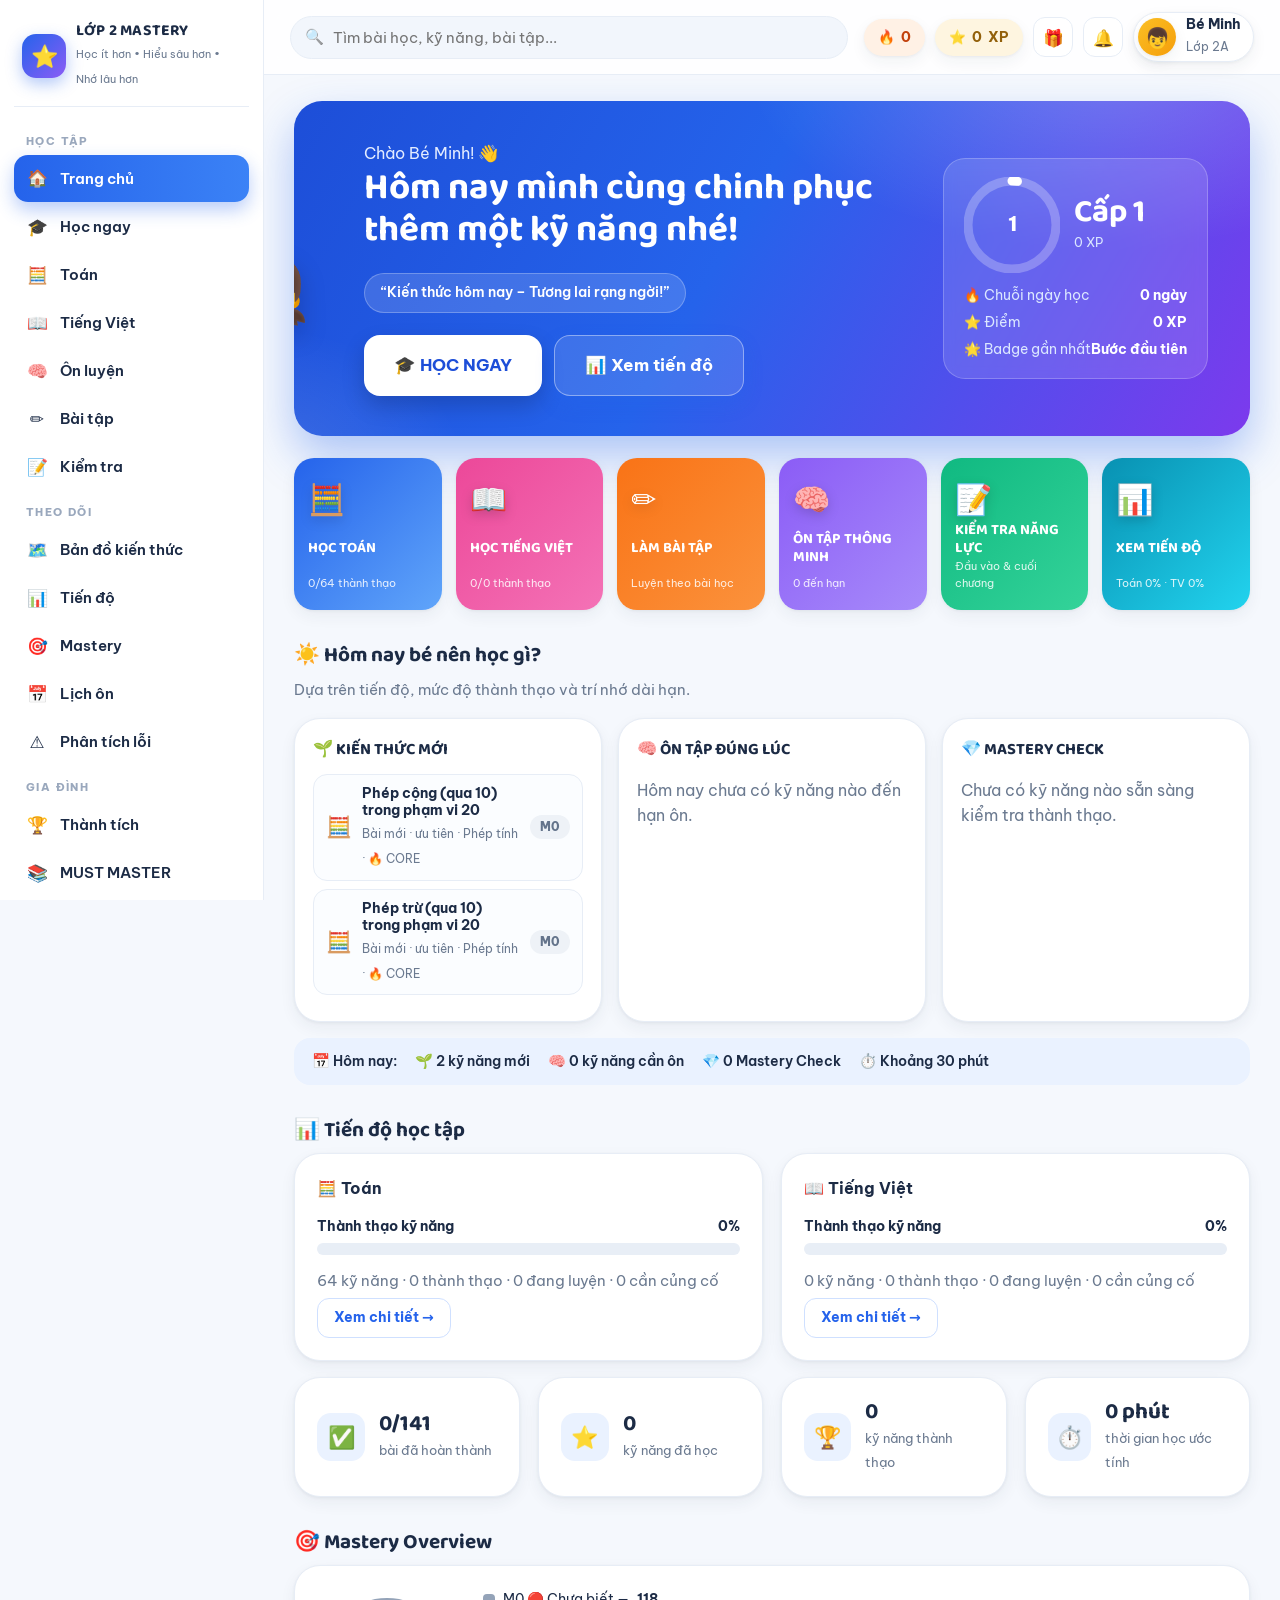
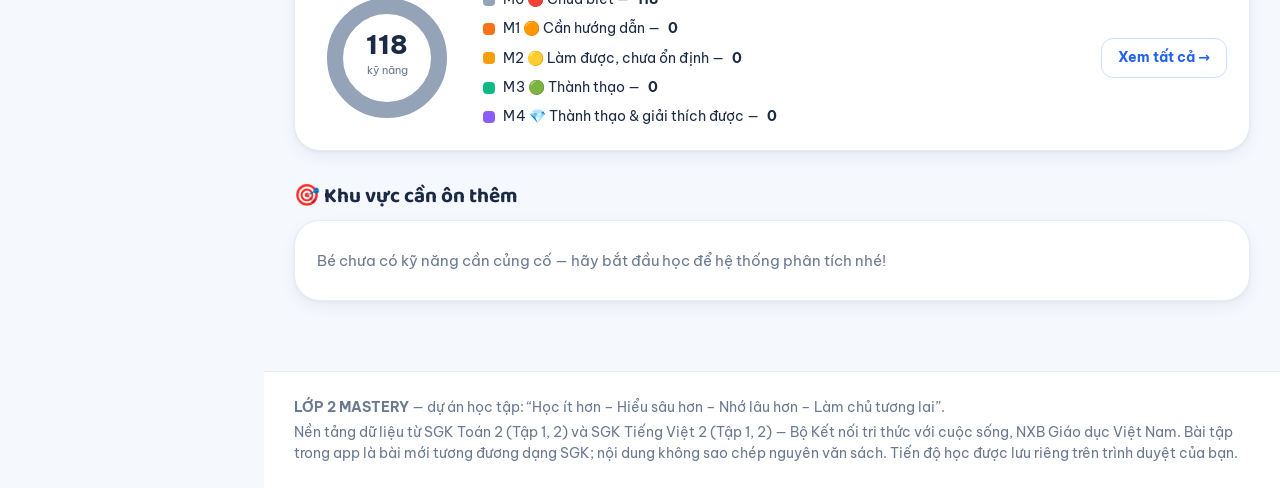
<file: index.html>
<!DOCTYPE html>
<html lang="vi">
<head>
<meta charset="UTF-8">
<meta name="viewport" content="width=device-width, initial-scale=1.0">
<title>Lớp 2 Mastery — Học ít hơn · Hiểu sâu hơn · Nhớ lâu hơn</title>
<meta name="description" content="Ứng dụng học online cho học sinh lớp 2: Toán và Tiếng Việt theo năng lực, mastery learning, spaced repetition, bản đồ kiến thức và phân tích lỗi — xây dựng từ 4 bộ SGK chương trình mới.">
<link rel="preconnect" href="https://fonts.googleapis.com">
<link rel="preconnect" href="https://fonts.gstatic.com" crossorigin>
<link href="https://fonts.googleapis.com/css2?family=Be+Vietnam+Pro:wght@400;500;600;700;800&family=Baloo+2:wght@600;700;800&display=swap" rel="stylesheet">
<link rel="icon" href="data:image/svg+xml,<svg xmlns='http://www.w3.org/2000/svg' viewBox='0 0 100 100'><circle cx='50' cy='50' r='48' fill='%232563eb'/><text x='50' y='66' font-size='46' text-anchor='middle' fill='white' font-family='Arial'>2</text></svg>">
<link rel="stylesheet" href="css/style.css">
</head>
<body>
<div class="shell">
  <aside class="sidebar" id="sidebar">
    <a class="side-brand" href="#/">
      <span class="logo">⭐</span>
      <span class="brand-text"><b>LỚP 2 MASTERY</b><small>Học ít hơn • Hiểu sâu hơn • Nhớ lâu hơn</small></span>
    </a>
    <nav class="side-nav" id="sideNav"></nav>
    <div class="side-profile">
      <span class="avatar" id="sideAvatar">👦</span>
      <span><b id="sideName">Bé Minh</b><small id="sideClass">Lớp 2A</small></span>
    </div>
  </aside>
  <div class="main-col">
    <header class="topbar">
      <div class="top-search" id="searchBox">
        <span class="search-icon">🔍</span>
        <input id="searchInput" type="search" placeholder="Tìm bài học, kỹ năng, bài tập..." autocomplete="off">
        <div class="search-results" id="searchResults" hidden></div>
      </div>
      <div class="top-right">
        <span class="pill streak" title="Chuỗi ngày học liên tục">🔥 <b id="streakNum">0</b></span>
        <span class="pill xp" title="Điểm kinh nghiệm">⭐ <b id="xpNum">0</b> XP</span>
        <button class="icon-btn" id="rewardBtn" title="Phần thưởng">🎁</button>
        <button class="icon-btn" id="notifBtn" title="Thông báo">🔔<span class="dot" id="notifDot" hidden></span></button>
        <div class="top-profile">
          <span class="avatar" id="topAvatar">👦</span>
          <span class="tp-text"><b id="topName">Bé Minh</b><small id="topClass">Lớp 2A</small></span>
        </div>
      </div>
    </header>
    <main id="app" class="app"></main>
    <footer class="app-footer">
      <p><b>LỚP 2 MASTERY</b> — dự án học tập: “Học ít hơn – Hiểu sâu hơn – Nhớ lâu hơn – Làm chủ tương lai”.</p>
      <p class="muted small">Nền tảng dữ liệu từ SGK Toán 2 (Tập 1, 2) và SGK Tiếng Việt 2 (Tập 1, 2) — Bộ Kết nối tri thức với cuộc sống, NXB Giáo dục Việt Nam. Bài tập trong app là bài mới tương đương dạng SGK; nội dung không sao chép nguyên văn sách. Tiến độ học được lưu riêng trên trình duyệt của bạn.</p>
    </footer>
  </div>
</div>
<nav class="bottom-nav" id="bottomNav"></nav>
<div class="modal" id="modal" hidden>
  <div class="modal-backdrop" data-close="1"></div>
  <div class="modal-card" id="modalCard"></div>
</div>
<script src="js/app.js"></script>
<script src="js/views.js"></script>
<script src="js/learn.js"></script>
</body>
</html>
</file>
<file: css/style.css>
/* ============ LỚP 2 MASTERY — design system ============ */
:root{
  --blue:#2563eb; --blue-2:#3b82f6; --blue-soft:#eaf2ff;
  --pink:#ec4899; --pink-soft:#fdeef6;
  --green:#10b981; --green-soft:#e5f9f1;
  --purple:#8b5cf6; --purple-soft:#f1ecfe;
  --orange:#f97316; --orange-soft:#fff1e5;
  --yellow:#f59e0b; --yellow-soft:#fef5e0;
  --red:#ef4444; --red-soft:#fdeaea;
  --ink:#1c2b45; --muted:#6b7a90; --line:#e7edf6;
  --bg:#f5f8fd; --surface:#ffffff;
  --r:20px; --r-lg:26px;
  --shadow:0 2px 6px rgba(28,43,69,.05),0 14px 34px rgba(28,43,69,.08);
  --shadow-sm:0 1px 3px rgba(28,43,69,.06),0 6px 16px rgba(28,43,69,.06);
}
*{box-sizing:border-box}
html,body{margin:0;padding:0}
body{font-family:"Be Vietnam Pro","Nunito","Segoe UI",system-ui,sans-serif;background:var(--bg);color:var(--ink);font-size:16px;line-height:1.55}
a{color:inherit;text-decoration:none}
button{font-family:inherit}
.muted{color:var(--muted)} .small{font-size:.85rem} .b{font-weight:700}

/* ---------- shell ---------- */
.shell{display:flex;min-height:100vh}
.sidebar{width:264px;flex:0 0 264px;background:#fff;border-right:1px solid var(--line);display:flex;flex-direction:column;position:sticky;top:0;height:100vh;overflow-y:auto;padding:18px 14px 14px;z-index:60}
.side-brand{display:flex;align-items:center;gap:10px;padding:4px 8px 16px;border-bottom:1px solid var(--line);margin-bottom:12px}
.logo{width:44px;height:44px;flex:0 0 44px;border-radius:14px;background:linear-gradient(135deg,#2563eb,#8b5cf6);display:flex;align-items:center;justify-content:center;font-size:22px;box-shadow:0 6px 16px rgba(37,99,235,.35)}
.brand-text b{display:block;font-family:"Baloo 2","Be Vietnam Pro",sans-serif;font-size:.98rem;line-height:1.15;letter-spacing:.2px}
.brand-text small{color:var(--muted);font-size:.68rem}
.nav-group{margin:6px 0 14px}
.nav-group-title{display:block;font-size:.68rem;font-weight:800;letter-spacing:1.4px;color:#9aa8bd;text-transform:uppercase;padding:0 12px;margin:14px 0 6px}
.side-nav a{display:flex;align-items:center;gap:12px;padding:10px 12px;border-radius:14px;color:var(--ink);font-weight:600;font-size:.93rem;margin:2px 0;transition:background .18s,transform .18s}
.side-nav a:hover{background:var(--bg);transform:translateX(2px)}
.side-nav a.active{background:linear-gradient(90deg,#2563eb,#3b82f6);color:#fff;box-shadow:0 8px 18px rgba(37,99,235,.32)}
.nav-ico{font-size:1.05rem;width:22px;text-align:center}
.side-profile{margin-top:auto;display:flex;align-items:center;gap:10px;padding:12px;border-radius:16px;background:var(--bg)}
.side-profile b{display:block;font-size:.9rem} .side-profile small{color:var(--muted);font-size:.75rem}
.avatar{width:38px;height:38px;border-radius:50%;background:linear-gradient(135deg,#fbbf24,#f59e0b);display:inline-flex;align-items:center;justify-content:center;font-size:20px;flex:0 0 38px;box-shadow:var(--shadow-sm)}
.main-col{flex:1;min-width:0;display:flex;flex-direction:column}

/* ---------- topbar ---------- */
.topbar{position:sticky;top:0;z-index:50;display:flex;align-items:center;gap:16px;padding:12px 26px;background:rgba(255,255,255,.86);backdrop-filter:blur(10px);border-bottom:1px solid var(--line)}
.top-search{position:relative;flex:1;max-width:560px}
.top-search input{width:100%;border:1.5px solid var(--line);background:#f2f6fc;border-radius:999px;padding:11px 18px 11px 42px;font-family:inherit;font-size:.95rem;outline:none;transition:border .2s,background .2s}
.top-search input:focus{border-color:var(--blue-2);background:#fff;box-shadow:0 0 0 4px rgba(59,130,246,.12)}
.search-icon{position:absolute;left:15px;top:50%;transform:translateY(-50%);font-size:.95rem;opacity:.6}
.search-results{position:absolute;top:calc(100% + 8px);left:0;right:0;background:#fff;border:1px solid var(--line);border-radius:18px;box-shadow:var(--shadow);padding:8px;z-index:80;max-height:340px;overflow:auto}
.search-results a{display:flex;gap:10px;padding:10px 12px;border-radius:12px;align-items:center}
.search-results a:hover{background:var(--blue-soft)}
.search-results b{display:block;font-size:.92rem} .search-results small{color:var(--muted);font-size:.78rem}
.no-result{padding:12px;color:var(--muted);font-size:.9rem}
.top-right{margin-left:auto;display:flex;align-items:center;gap:10px}
.pill{display:inline-flex;align-items:center;gap:6px;padding:8px 14px;border-radius:999px;font-size:.85rem;font-weight:700;box-shadow:var(--shadow-sm)}
.pill.streak{background:var(--orange-soft);color:#c2410c}
.pill.xp{background:var(--yellow-soft);color:#92600a}
.icon-btn{border:0;background:#fff;border:1px solid var(--line);width:40px;height:40px;border-radius:12px;font-size:1.05rem;cursor:pointer;position:relative;transition:transform .15s}
.icon-btn:hover{transform:translateY(-2px);box-shadow:var(--shadow-sm)}
.icon-btn .dot{position:absolute;top:7px;right:8px;width:9px;height:9px;border-radius:50%;background:var(--red);border:2px solid #fff}
.top-profile{display:flex;align-items:center;gap:10px;padding:4px 12px 4px 4px;border:1px solid var(--line);border-radius:999px;background:#fff;box-shadow:var(--shadow-sm)}
.tp-text b{display:block;font-size:.85rem;line-height:1.15} .tp-text small{color:var(--muted);font-size:.72rem}

/* ---------- app ---------- */
.app{flex:1;width:100%;max-width:1440px;margin:0 auto;padding:26px 30px 70px}
.app-footer{border-top:1px solid var(--line);background:#fff;padding:20px 30px;color:var(--muted);font-size:.9rem}
.app-footer p{margin:4px 0}
.loading{display:flex;align-items:center;justify-content:center;gap:12px;padding:80px 0;color:var(--muted);font-weight:600}
.spinner{width:26px;height:26px;border:3px solid var(--blue-soft);border-top-color:var(--blue);border-radius:50%;animation:spin .8s linear infinite}
@keyframes spin{to{transform:rotate(360deg)}}
.notice{background:var(--yellow-soft);border:1px solid #fde68a;color:#92600a;border-radius:16px;padding:16px 20px;font-weight:600}

/* ---------- common ---------- */
.grid{display:grid;gap:18px}
.cols-2{grid-template-columns:repeat(2,1fr)} .cols-3{grid-template-columns:repeat(3,1fr)} .cols-4{grid-template-columns:repeat(4,1fr)}
.card{background:var(--surface);border:1px solid var(--line);border-radius:var(--r-lg);padding:22px;box-shadow:var(--shadow-sm)}
.card h2{font-family:"Baloo 2",sans-serif;font-size:1.15rem;margin:0 0 10px}
.card h3{font-size:1rem;margin:0 0 8px}
.card p{margin:6px 0;color:var(--muted);font-size:.93rem}
.section{margin-top:30px}
.section>h2,.section>h3{font-family:"Baloo 2",sans-serif;font-size:1.3rem;margin:0 0 6px}
.section>.sub{color:var(--muted);margin:0 0 16px;font-size:.92rem}
.btn{display:inline-flex;align-items:center;justify-content:center;gap:8px;background:linear-gradient(135deg,#2563eb,#3b82f6);color:#fff;border:0;border-radius:14px;padding:12px 22px;font-size:.97rem;font-weight:700;cursor:pointer;box-shadow:0 8px 18px rgba(37,99,235,.28);transition:transform .15s,box-shadow .15s;text-decoration:none}
.btn:hover{transform:translateY(-2px);box-shadow:0 12px 22px rgba(37,99,235,.34)}
.btn:active{transform:translateY(0)}
.btn.ghost{background:#fff;color:var(--blue);border:1.5px solid #cfe0ff;box-shadow:none}
.btn.ghost:hover{background:var(--blue-soft);box-shadow:var(--shadow-sm)}
.btn.pink{background:linear-gradient(135deg,#ec4899,#f472b6);box-shadow:0 8px 18px rgba(236,72,153,.28)}
.btn.green{background:linear-gradient(135deg,#10b981,#34d399);box-shadow:0 8px 18px rgba(16,185,129,.28)}
.btn.purple{background:linear-gradient(135deg,#8b5cf6,#a78bfa);box-shadow:0 8px 18px rgba(139,92,246,.28)}
.btn.orange{background:linear-gradient(135deg,#f97316,#fb923c);box-shadow:0 8px 18px rgba(249,115,22,.28)}
.btn.big{font-size:1.08rem;padding:16px 30px;border-radius:16px}
.btn.small{padding:8px 16px;font-size:.88rem;border-radius:12px}
.btn:disabled{opacity:.55;cursor:not-allowed;transform:none}
.btn-row{display:flex;gap:12px;flex-wrap:wrap;margin-top:16px;align-items:center}
.badge{display:inline-flex;align-items:center;gap:4px;padding:3px 10px;border-radius:999px;font-size:.72rem;font-weight:800}
.badge.A{background:var(--red-soft);color:#b91c1c}
.badge.B{background:var(--orange-soft);color:#c2410c}
.badge.C{background:var(--blue-soft);color:var(--blue)}
.badge.D{background:#eef2f7;color:#64748b}
.badge.G3{background:var(--purple-soft);color:var(--purple)}
.badge.CORE{background:var(--red-soft);color:#b91c1c}
.badge.mastery0{background:#eef2f7;color:#64748b}
.badge.mastery1{background:var(--orange-soft);color:#c2410c}
.badge.mastery2{background:var(--yellow-soft);color:#92600a}
.badge.mastery3{background:var(--green-soft);color:#047857}
.badge.mastery4{background:var(--purple-soft);color:var(--purple)}
.tabs{display:flex;gap:8px;margin-bottom:18px;flex-wrap:wrap}
.tabs button,.tabs a{border:1.5px solid var(--line);background:#fff;border-radius:999px;padding:9px 18px;cursor:pointer;font-family:inherit;font-size:.92rem;font-weight:600;color:var(--ink)}
.tabs .active{background:var(--blue);color:#fff;border-color:var(--blue)}
.progress{height:12px;border-radius:999px;background:#e8eef6;overflow:hidden}
.progress>span{display:block;height:100%;border-radius:999px;background:linear-gradient(90deg,#2563eb,#60a5fa);transition:width .6s ease}
.progress.pink>span{background:linear-gradient(90deg,#ec4899,#f9a8d4)}
.progress.green>span{background:linear-gradient(90deg,#10b981,#6ee7b7)}
.progress.orange>span{background:linear-gradient(90deg,#f97316,#fdba74)}
.progress.purple>span{background:linear-gradient(90deg,#8b5cf6,#c4b5fd)}

/* ---------- hero ---------- */
.hero{position:relative;overflow:hidden;border-radius:28px;background:linear-gradient(120deg,#1d4ed8 0%,#2563eb 45%,#7c3aed 100%);color:#fff;padding:40px 42px;box-shadow:0 20px 44px rgba(37,99,235,.35);display:flex;gap:28px;align-items:center;min-height:280px}
.hero::before{content:"";position:absolute;inset:0;background:radial-gradient(600px 300px at 85% -10%,rgba(255,255,255,.22),transparent 60%),radial-gradient(400px 260px at -5% 110%,rgba(255,255,255,.14),transparent 55%)}
.hero-left{position:relative;z-index:2;flex:1}
.hero h1{margin:0 0 8px;font-family:"Baloo 2",sans-serif;font-size:2.3rem;line-height:1.15}
.hero .greet{font-size:1.02rem;color:#e3ecff;margin:0}
.hero .quote{display:inline-block;margin-top:14px;background:rgba(255,255,255,.14);border:1px solid rgba(255,255,255,.25);padding:8px 16px;border-radius:999px;font-size:.88rem;font-weight:600}
.hero-ctas{display:flex;gap:12px;margin-top:22px;flex-wrap:wrap}
.hero .btn.white{background:#fff;color:#1d4ed8;box-shadow:0 10px 22px rgba(0,0,0,.18)}
.hero .btn.ghost-light{background:rgba(255,255,255,.12);color:#fff;border:1.5px solid rgba(255,255,255,.4)}
.hero-right{position:relative;z-index:2;background:rgba(255,255,255,.12);border:1px solid rgba(255,255,255,.22);backdrop-filter:blur(6px);border-radius:22px;padding:18px 20px;min-width:210px}
.level-ring{display:flex;align-items:center;gap:14px}
.hero-right b.lvl{font-family:"Baloo 2",sans-serif;font-size:2rem;display:block;line-height:1}
.hero-right small{color:#dbe7ff}
.hero-stats{margin-top:12px;display:flex;flex-direction:column;gap:6px}
.hero-stat{display:flex;justify-content:space-between;font-size:.85rem}
.hero-stat span{color:#dbe7ff}
.hero-scene{position:relative;z-index:1}
.float-emo{position:absolute;filter:drop-shadow(0 10px 12px rgba(0,0,0,.18));animation:floaty 5s ease-in-out infinite}
.f1{right:26px;top:-30px;font-size:64px;animation-delay:0s}
.f2{right:150px;top:18px;font-size:40px;animation-delay:1.2s}
.f3{right:60px;bottom:-34px;font-size:52px;animation-delay:.6s}
.f4{right:230px;bottom:-8px;font-size:30px;animation-delay:1.8s}
@keyframes floaty{0%,100%{transform:translateY(0) rotate(-3deg)}50%{transform:translateY(-14px) rotate(4deg)}}
@media(max-width:980px){.hero-right{display:none}.f3,.f4{display:none}}

/* ---------- quick actions ---------- */
.quick{display:grid;grid-template-columns:repeat(6,1fr);gap:14px;margin-top:22px}
.qa{position:relative;overflow:hidden;border-radius:20px;padding:18px 14px;color:#fff;box-shadow:var(--shadow-sm);transition:transform .18s,box-shadow .18s;min-height:118px;display:flex;flex-direction:column;justify-content:space-between}
.qa:hover{transform:translateY(-4px) rotate(-.4deg);box-shadow:var(--shadow)}
.qa .qa-ico{font-size:30px;filter:drop-shadow(0 4px 6px rgba(0,0,0,.15))}
.qa b{font-family:"Baloo 2",sans-serif;font-size:.92rem;line-height:1.2}
.qa small{font-size:.7rem;opacity:.85}
.qa.m1{background:linear-gradient(135deg,#2563eb,#60a5fa)} .qa.m2{background:linear-gradient(135deg,#ec4899,#f472b6)}
.qa.m3{background:linear-gradient(135deg,#f97316,#fb923c)} .qa.m4{background:linear-gradient(135deg,#8b5cf6,#a78bfa)}
.qa.m5{background:linear-gradient(135deg,#10b981,#34d399)} .qa.m6{background:linear-gradient(135deg,#0891b2,#22d3ee)}
@media(max-width:1100px){.quick{grid-template-columns:repeat(3,1fr)}}
@media(max-width:620px){.quick{grid-template-columns:repeat(2,1fr)}}

/* ---------- today plan ---------- */
.plan-grid{display:grid;grid-template-columns:repeat(3,1fr);gap:16px}
.plan-col{background:var(--surface);border:1px solid var(--line);border-radius:var(--r-lg);padding:18px;box-shadow:var(--shadow-sm)}
.plan-col>h3{display:flex;align-items:center;gap:8px;font-family:"Baloo 2",sans-serif;margin:0 0 12px;font-size:1.02rem}
.plan-item{display:flex;align-items:center;gap:10px;border:1px solid var(--line);border-radius:14px;padding:10px 12px;margin:8px 0;background:#fbfdff;transition:transform .15s}
.plan-item:hover{transform:translateX(3px)}
.plan-item .p-ico{font-size:1.3rem}
.plan-item b{display:block;font-size:.88rem;line-height:1.25}
.plan-item small{color:var(--muted);font-size:.75rem}
.plan-sum{grid-column:1/-1;display:flex;gap:18px;flex-wrap:wrap;align-items:center;background:var(--blue-soft);border-radius:16px;padding:12px 18px;font-size:.9rem;font-weight:600}
@media(max-width:1000px){.plan-grid{grid-template-columns:1fr}}

/* ---------- stats & progress ---------- */
.stat-card{display:flex;align-items:center;gap:14px}
.stat-card .s-ico{width:48px;height:48px;border-radius:14px;display:flex;align-items:center;justify-content:center;font-size:22px;background:var(--blue-soft)}
.stat-card b{display:block;font-family:"Baloo 2",sans-serif;font-size:1.4rem;line-height:1.1}
.stat-card small{color:var(--muted)}
.subj-progress{margin:14px 0}
.subj-progress .sp-head{display:flex;justify-content:space-between;font-weight:700;font-size:.9rem;margin-bottom:6px}

/* ---------- mastery donut ---------- */
.donut-wrap{display:flex;gap:26px;align-items:center;flex-wrap:wrap}
.legend{display:flex;flex-direction:column;gap:8px}
.legend .lg{display:flex;align-items:center;gap:8px;font-size:.86rem}
.lg .dot2{width:12px;height:12px;border-radius:4px}

/* ---------- risk list ---------- */
.risk-row{display:flex;align-items:center;gap:12px;border:1px solid var(--line);border-radius:16px;padding:12px 14px;margin:8px 0;background:#fff}
.risk-num{font-family:"Baloo 2",sans-serif;font-size:1.25rem;font-weight:800;width:52px;text-align:center}
.risk-row b{display:block;font-size:.92rem}
.risk-row small{color:var(--muted);font-size:.76rem}

/* ---------- domain cards ---------- */
.domain-grid{display:grid;grid-template-columns:repeat(2,1fr);gap:16px}
.domain-card{background:#fff;border:1px solid var(--line);border-radius:var(--r-lg);padding:20px;box-shadow:var(--shadow-sm);transition:transform .16s}
.domain-card:hover{transform:translateY(-3px)}
.domain-head{display:flex;align-items:center;gap:12px;margin-bottom:10px}
.domain-head .d-ico{width:46px;height:46px;border-radius:14px;display:flex;align-items:center;justify-content:center;font-size:22px}
.domain-head h3{margin:0;font-family:"Baloo 2",sans-serif}
.domain-head small{color:var(--muted)}
.domain-stats{display:flex;gap:14px;flex-wrap:wrap;font-size:.82rem;margin:10px 0}
.domain-stats span{padding:4px 10px;border-radius:999px;font-weight:700}
.skill-mini{display:flex;align-items:center;gap:8px;padding:7px 0;border-top:1px dashed var(--line);font-size:.87rem}
.skill-mini .nm{flex:1;min-width:0;overflow:hidden;text-overflow:ellipsis;white-space:nowrap}
@media(max-width:900px){.domain-grid{grid-template-columns:1fr}}

/* ---------- study flow ---------- */
.steps{display:flex;gap:6px;flex-wrap:wrap;margin-bottom:18px}
.step-dot{flex:1;min-width:44px;text-align:center}
.step-dot .sd{width:16px;height:16px;border-radius:50%;background:#dbe5f1;margin:0 auto 4px;border:3px solid #fff;box-shadow:0 0 0 2px #dbe5f1}
.step-dot.done .sd{background:var(--green);box-shadow:0 0 0 2px var(--green-soft)}
.step-dot.now .sd{background:var(--blue);box-shadow:0 0 0 4px var(--blue-soft);animation:pulse 1.4s infinite}
.step-dot span{font-size:.68rem;color:var(--muted);font-weight:700;display:block}
.step-dot.now span{color:var(--blue)}
@keyframes pulse{0%,100%{box-shadow:0 0 0 3px var(--blue-soft)}50%{box-shadow:0 0 0 7px rgba(59,130,246,.15)}}
.learn-card{background:#fff;border:1px solid var(--line);border-radius:var(--r-lg);padding:26px;box-shadow:var(--shadow-sm);max-width:780px;margin:0 auto}
.learn-card h2{font-family:"Baloo 2",sans-serif;margin:0 0 8px}
.block-demo{display:flex;gap:6px;flex-wrap:wrap;margin:14px 0}
.blk{min-width:34px;height:40px;border-radius:10px;display:inline-flex;align-items:center;justify-content:center;font-weight:800;color:#fff;box-shadow:0 4px 0 rgba(0,0,0,.12)}
.blk.a{background:var(--blue)} .blk.b{background:var(--orange)} .blk.r{background:var(--green)}
.step-box{border:1.5px dashed #c9d8f2;border-radius:14px;padding:12px 14px;margin:10px 0;background:#f8fbff}
.choice{border:1.5px solid var(--line);background:#fff;border-radius:14px;padding:12px 16px;margin:8px 0;cursor:pointer;font-family:inherit;font-size:.95rem;font-weight:600;text-align:left;width:100%;transition:border .15s,background .15s}
.choice:hover{border-color:var(--blue-2);background:var(--blue-soft)}
.choice.pick-ok{border-color:var(--green);background:var(--green-soft)}
.choice.pick-no{border-color:var(--red);background:var(--red-soft)}

/* ---------- quiz / practice ---------- */
.quiz-card{max-width:780px;margin:0 auto}
.quiz-top{display:flex;justify-content:space-between;gap:12px;align-items:center;flex-wrap:wrap;margin-bottom:12px}
.quiz-counter{font-family:"Baloo 2",sans-serif;font-weight:800;color:var(--blue);font-size:1.05rem}
.quiz-skill{display:flex;align-items:center;gap:8px;flex-wrap:wrap;font-size:.85rem}
.quiz-q{font-size:1.5rem;font-weight:800;line-height:1.4;margin:8px 0 6px;font-family:"Baloo 2",sans-serif}
.answer-row{display:flex;gap:10px;margin:16px 0 10px}
.answer-input{flex:1;border:2px solid var(--line);border-radius:16px;padding:14px 18px;font-size:1.25rem;font-family:inherit;font-weight:700;outline:none;transition:border .2s}
.answer-input:focus{border-color:var(--blue-2);box-shadow:0 0 0 4px rgba(59,130,246,.12)}
.feedback{border-radius:16px;padding:16px 18px;margin-top:14px;font-weight:600}
.feedback.ok{background:var(--green-soft);border:1px solid #a7f3d0;color:#047857}
.feedback.no{background:var(--red-soft);border:1px solid #fecaca;color:#b91c1c}
.hint{background:var(--yellow-soft);border:1px solid #fde68a;border-radius:14px;padding:12px 14px;margin-top:10px;font-size:.92rem;color:#92600a}
.sum-list{margin:14px 0}
.sum-row{display:flex;align-items:center;gap:10px;padding:9px 4px;border-bottom:1px dashed var(--line);font-size:.9rem}
.sum-row span:first-child{flex:1}
.review-list{margin-top:10px}
.review-row{display:flex;gap:10px;padding:10px;border-radius:12px;margin:6px 0;background:#fbfdff;border:1px solid var(--line)}
.review-row.ok{border-color:#bbf7d0}
.review-row.no{border-color:#fecaca}

/* ---------- knowledge map ---------- */
.map-wrap{overflow-x:auto;background:#fff;border:1px solid var(--line);border-radius:var(--r-lg);padding:18px;box-shadow:var(--shadow-sm)}
.map-node{cursor:pointer;transition:opacity .15s}
.map-node:hover{opacity:.85}
.map-node text{font-size:11px;font-weight:700;fill:var(--ink);pointer-events:none}
.map-edge{stroke:#c3d3ea;stroke-width:1.6;fill:none;marker-end:url(#arrow)}

/* ---------- calendar ---------- */
.cal-grid{display:grid;grid-template-columns:repeat(7,1fr);gap:10px}
.cal-day{background:#fff;border:1px solid var(--line);border-radius:16px;padding:10px;min-height:110px;box-shadow:var(--shadow-sm)}
.cal-day.today{border:2px solid var(--blue);box-shadow:0 0 0 4px var(--blue-soft)}
.cal-day .cd-head{font-weight:800;font-size:.8rem;color:var(--muted);margin-bottom:6px}
.cal-day.today .cd-head{color:var(--blue)}
.cal-item{display:block;background:var(--purple-soft);color:var(--purple);border-radius:9px;padding:4px 8px;font-size:.7rem;font-weight:700;margin:4px 0;overflow:hidden;text-overflow:ellipsis;white-space:nowrap}
.cal-item.math{background:var(--blue-soft);color:var(--blue)}
@media(max-width:900px){.cal-grid{grid-template-columns:repeat(2,1fr)}}

/* ---------- achievements ---------- */
.badge-grid{display:grid;grid-template-columns:repeat(auto-fill,minmax(150px,1fr));gap:14px}
.ach-card{border:1px solid var(--line);border-radius:18px;padding:16px;text-align:center;background:#fff;box-shadow:var(--shadow-sm)}
.ach-card.locked{opacity:.45;filter:grayscale(.8)}
.ach-card .a-ico{font-size:34px;display:block;margin-bottom:6px}
.ach-card b{font-size:.85rem;display:block}
.ach-card small{color:var(--muted);font-size:.72rem}

/* ---------- tables ---------- */
.tbl{width:100%;border-collapse:collapse;font-size:.9rem}
.tbl th{text-align:left;color:var(--muted);font-size:.76rem;text-transform:uppercase;letter-spacing:.6px;padding:8px 10px;border-bottom:2px solid var(--line)}
.tbl td{padding:11px 10px;border-bottom:1px solid var(--line)}
.tbl tr:hover td{background:#f8fbff}

/* ---------- modal & misc ---------- */
.modal{position:fixed;inset:0;z-index:100;display:flex;align-items:center;justify-content:center;padding:18px}
.modal[hidden]{display:none}
.modal-backdrop{position:absolute;inset:0;background:rgba(15,27,51,.45);backdrop-filter:blur(3px)}
.modal-card{position:relative;background:#fff;border-radius:24px;box-shadow:0 30px 70px rgba(15,27,51,.35);max-width:640px;width:100%;max-height:86vh;overflow:auto;padding:24px;animation:pop .22s ease}
@keyframes pop{from{transform:translateY(14px) scale(.97);opacity:0}to{transform:none;opacity:1}}
.pop-card h3{margin:0 0 12px;font-family:"Baloo 2",sans-serif}
.notif-row{display:flex;gap:12px;padding:12px;border-radius:14px;align-items:center}
.notif-row:hover{background:var(--bg)}
.notif-row b{display:block;font-size:.9rem} .notif-row small{color:var(--muted);font-size:.78rem}
.menu-overlay .menu-head{display:flex;justify-content:space-between;align-items:center;font-family:"Baloo 2",sans-serif;font-weight:800;font-size:1.1rem;margin-bottom:14px}
.menu-group{margin:12px 0}
.menu-group>b{font-size:.72rem;color:#9aa8bd;letter-spacing:1.2px;text-transform:uppercase}
.menu-item{display:block;padding:11px 12px;border-radius:12px;font-weight:600;margin:4px 0}
.menu-item:hover{background:var(--blue-soft)}
.drawer-body p{margin:8px 0;font-size:.92rem}
.drawer-body .lab{color:var(--muted);font-size:.76rem;font-weight:800;text-transform:uppercase;letter-spacing:.5px;margin-top:12px}

/* confetti */
.confetti{position:fixed;z-index:200;border-radius:2px;pointer-events:none;animation:conf 1.6s cubic-bezier(.16,.84,.44,1) forwards}
@keyframes conf{0%{transform:translate(0,0) rotate(0);opacity:1}100%{transform:translate(var(--dx),var(--dy)) rotate(var(--rot));opacity:0}}

/* ---------- responsive ---------- */
.bottom-nav{display:none}
@media(max-width:1180px){
  .sidebar{width:84px;flex-basis:84px;padding:16px 10px}
  .brand-text,.nav-group-title,.nav-label,.side-profile span:not(.avatar){display:none}
  .side-brand{justify-content:center;border:0;padding:0 0 14px}
  .side-nav a{justify-content:center;padding:12px 0}
  .nav-ico{font-size:1.25rem}
  .side-profile{justify-content:center;padding:10px 0;background:transparent}
}
@media(max-width:760px){
  .sidebar{display:none}
  .topbar{padding:10px 14px;gap:8px}
  .top-search input{padding:10px 16px 10px 38px}
  .pill.streak{display:none}
  .tp-text{display:none}
  .top-profile{border:0;box-shadow:none;padding:0}
  .app{padding:18px 14px 90px}
  .cols-2,.cols-3,.cols-4{grid-template-columns:1fr}
  .bottom-nav{display:flex;position:fixed;left:0;right:0;bottom:0;background:#fff;border-top:1px solid var(--line);z-index:70;padding:6px 4px calc(6px + env(safe-area-inset-bottom))}
  .bottom-nav a,.bottom-nav button{flex:1;display:flex;flex-direction:column;align-items:center;gap:2px;border:0;background:none;color:var(--muted);font-size:.66rem;font-weight:700;padding:6px 0;font-family:inherit}
  .bottom-nav a.active{color:var(--blue)}
  .bottom-nav .nav-ico{font-size:1.25rem}
  .hero{padding:28px 22px;min-height:0}
  .hero h1{font-size:1.7rem}
  .f1{font-size:44px;right:8px;top:-26px}
  .f2{display:none}
  .quiz-q{font-size:1.3rem}
  .answer-row{flex-direction:column}
  .answer-row .btn{width:100%}
  .app-footer{padding:16px}
}
</file>
